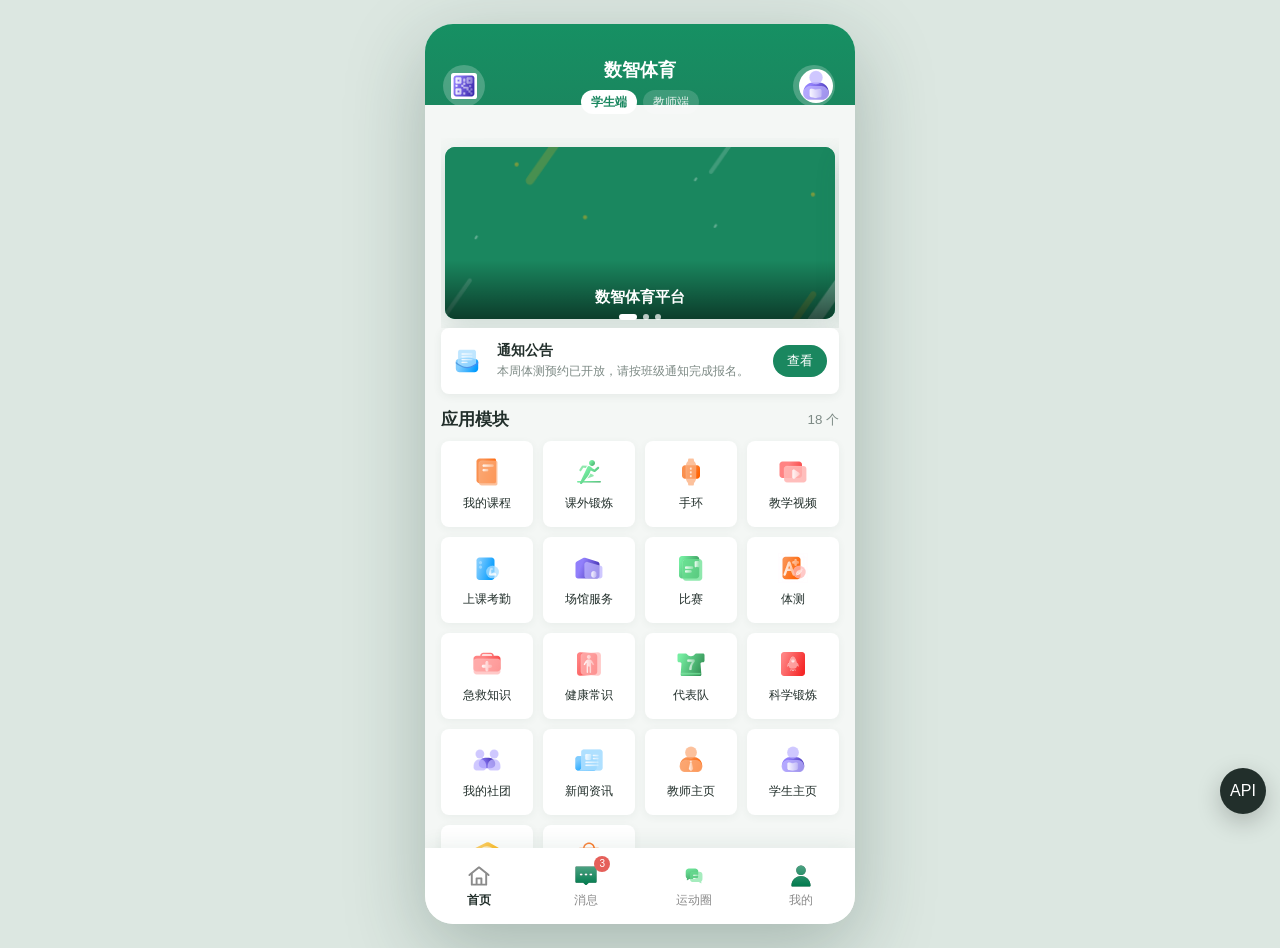
<file: app/src/main/assets/public/index.html>
<!doctype html>
<html lang="zh-CN">
<head>
  <meta charset="utf-8">
  <meta name="viewport" content="width=device-width, initial-scale=1, viewport-fit=cover">
  <title>数智体育-首页还原</title>
  <link rel="stylesheet" href="./styles.css">
  <link rel="stylesheet" href="./debug-tools.css">
</head>
<body>
  <main class="phone-shell">
    <section class="app" id="app">
      <header class="top-bar">
        <button class="icon-button" id="scanBtn" title="扫一扫">
          <img src="./static/img/index/qrcode.svg" alt="">
        </button>
        <div class="school-block">
          <div class="school-name" id="schoolName">数智体育</div>
          <div class="role-line">
            <button class="role-pill active" data-role="学生">学生端</button>
            <button class="role-pill" data-role="教师">教师端</button>
          </div>
        </div>
        <button class="avatar-button" id="homePageBtn" title="个人主页">
          <img id="avatar" src="./static/img/index/ProfileS.svg" alt="">
        </button>
      </header>

      <section class="page page-home active" data-page="home">
        <div class="carousel" id="carousel">
          <div class="carousel-track" id="carouselTrack"></div>
          <div class="carousel-dots" id="carouselDots"></div>
        </div>

        <section class="notice-strip" id="noticeStrip">
          <img src="./static/img/index/Messages.svg" alt="">
          <div>
            <strong id="noticeTitle">通知公告</strong>
            <span id="noticeText">加载中...</span>
          </div>
          <button id="noticeOpenBtn">查看</button>
        </section>

        <section class="module-section">
          <div class="section-title">
            <span>应用模块</span>
            <small id="moduleCount"></small>
          </div>
          <div class="module-grid" id="moduleGrid"></div>
        </section>

        <section class="continue-card" id="continueCard">
          <div>
            <span class="tag">未完成</span>
            <strong>检测到一条未结束运动</strong>
            <p id="continueInfo">户外跑步 2.31km，是否继续？</p>
          </div>
          <button id="continueBtn">继续运动</button>
        </section>
      </section>

      <section class="page page-message" data-page="message">
        <div class="sub-header">
          <h1>消息</h1>
          <button id="readAllBtn">全部已读</button>
        </div>
        <div class="message-list" id="messageList"></div>
      </section>

      <section class="page page-circle" data-page="circle">
        <div class="sub-header">
          <h1>运动圈</h1>
          <button id="publishBtn">发布</button>
        </div>
        <div class="feed-list" id="feedList"></div>
      </section>

      <section class="page page-mine" data-page="mine">
        <div class="profile-card">
          <img id="mineAvatar" src="./static/img/index/ProfileS.svg" alt="">
          <div>
            <h1 id="userName">王同学</h1>
            <p id="userMeta">学号 20260001 · 数智体育学院</p>
          </div>
        </div>
        <div class="setting-list" id="settingList"></div>
      </section>

      <nav class="bottom-bar">
        <button class="tab active" data-target="home">
          <img src="./static/img/bottom-home.svg" alt="">
          <span>首页</span>
        </button>
        <button class="tab" data-target="message">
          <span class="badge" id="msgBadge">3</span>
          <img src="./static/img/bottom-msg.svg" alt="">
          <span>消息</span>
        </button>
        <button class="tab" data-target="circle">
          <img src="./static/img/Chat.svg" alt="">
          <span>运动圈</span>
        </button>
        <button class="tab" data-target="mine">
          <img src="./static/img/bottom-user.svg" alt="">
          <span>我的</span>
        </button>
      </nav>
    </section>
  </main>

  <div class="modal hidden" id="modal">
    <div class="modal-card">
      <h2 id="modalTitle"></h2>
      <div id="modalBody"></div>
      <div class="modal-actions" id="modalActions"></div>
    </div>
  </div>

  <div class="toast" id="toast"></div>
  <script src="./app.js"></script>
  <script src="./debug-tools.js"></script>
</body>
</html>
</file>
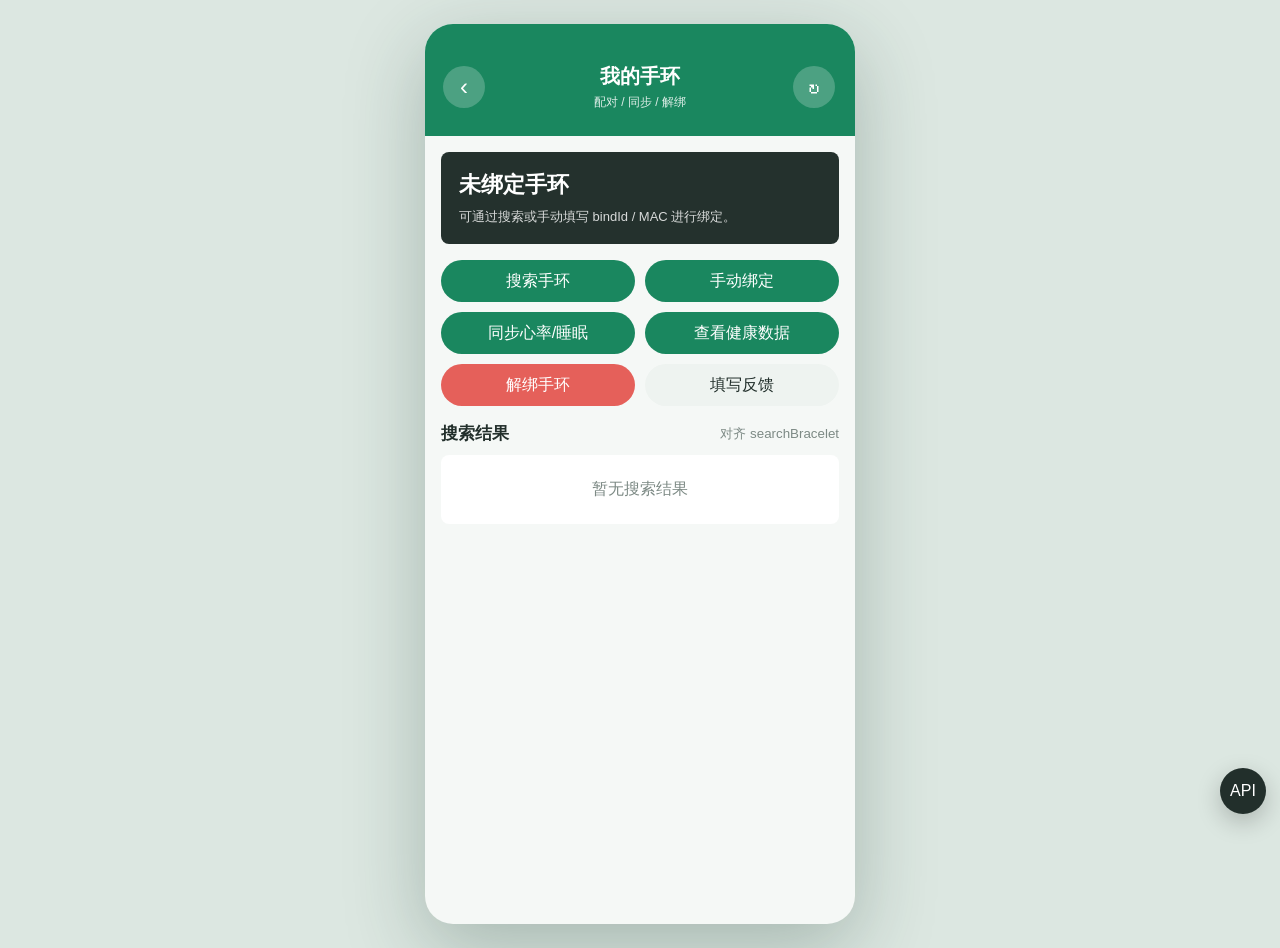
<file: app/src/main/assets/public/bracelet.html>
<!doctype html>
<html lang="zh-CN">
<head>
  <meta charset="utf-8">
  <meta name="viewport" content="width=device-width, initial-scale=1, viewport-fit=cover">
  <title>我的手环还原</title>
  <link rel="stylesheet" href="./styles.css">
  <link rel="stylesheet" href="./bracelet.css">
  <link rel="stylesheet" href="./debug-tools.css">
</head>
<body>
  <main class="phone-shell">
    <section class="app bracelet-app">
      <header class="bracelet-top">
        <button class="icon-button" id="backHome"><span>‹</span></button>
        <div>
          <h1>我的手环</h1>
          <p>配对 / 同步 / 解绑</p>
        </div>
        <button class="icon-button" id="refreshBtn"><span>↻</span></button>
      </header>

      <section class="bracelet-card" id="braceletCard"></section>

      <section class="bracelet-actions">
        <button id="searchBtn">搜索手环</button>
        <button id="manualBindBtn">手动绑定</button>
        <button id="syncBtn">同步心率/睡眠</button>
        <button id="reportBtn">查看健康数据</button>
        <button class="danger" id="unbindBtn">解绑手环</button>
        <button class="ghost" id="feedbackBtn">填写反馈</button>
      </section>

      <section class="bracelet-list">
        <div class="section-title">
          <span>搜索结果</span>
          <small>对齐 searchBracelet</small>
        </div>
        <div id="searchList"></div>
      </section>
    </section>
  </main>

  <div class="modal hidden" id="modal">
    <div class="modal-card">
      <h2 id="modalTitle"></h2>
      <div id="modalBody"></div>
      <div class="modal-actions" id="modalActions"></div>
    </div>
  </div>

  <div class="toast" id="toast"></div>
  <script type="module" src="./bracelet/controller.js"></script>
  <script src="./debug-tools.js"></script>
</body>
</html>
</file>
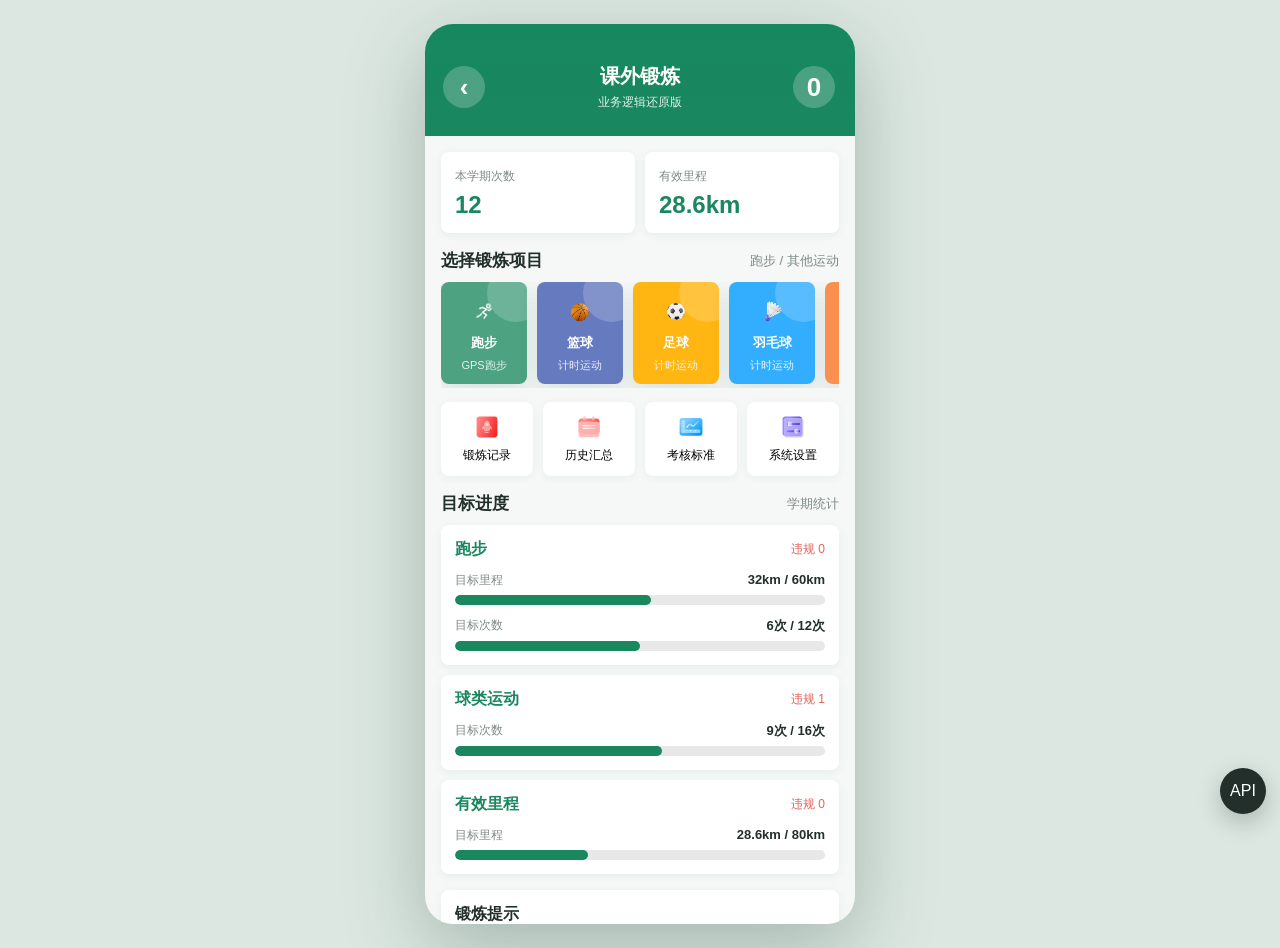
<file: app/src/main/assets/public/exercise.html>
<!doctype html>
<html lang="zh-CN">
<head>
  <meta charset="utf-8">
  <meta name="viewport" content="width=device-width, initial-scale=1, viewport-fit=cover">
  <title>课外锻炼业务还原</title>
  <link rel="stylesheet" href="./styles.css">
  <link rel="stylesheet" href="./exercise.css">
  <link rel="stylesheet" href="./debug-tools.css">
</head>
<body>
  <main class="phone-shell">
    <section class="app exercise-app">
      <header class="exercise-top">
        <button class="icon-button" id="backHome" title="返回首页">
          <span>‹</span>
        </button>
        <div>
          <h1>课外锻炼</h1>
          <p>业务逻辑还原版</p>
        </div>
        <button class="icon-button" id="notUploadBtn" title="未上传">
          <span id="localCount">0</span>
        </button>
      </header>

      <section class="exercise-panel active" data-panel="dashboard">
        <section class="summary-band">
          <div>
            <span>本学期次数</span>
            <strong id="runCount">0</strong>
          </div>
          <div>
            <span>有效里程</span>
            <strong id="runDistance">0km</strong>
          </div>
        </section>

        <section class="sport-section">
          <div class="section-title">
            <span>选择锻炼项目</span>
            <small>跑步 / 其他运动</small>
          </div>
          <div class="sport-scroll" id="eventList"></div>
        </section>

        <section class="quick-grid">
          <button id="recordBtn"><img src="./static/img/index/Rocket.svg" alt=""><span>锻炼记录</span></button>
          <button id="historyBtn"><img src="./static/img/index/Calendar.svg" alt=""><span>历史汇总</span></button>
          <button id="standardBtn"><img src="./static/img/index/Ruler.svg" alt=""><span>考核标准</span></button>
          <button id="settingBtn"><img src="./static/img/index/Settings.svg" alt=""><span>系统设置</span></button>
        </section>

        <section class="target-section">
          <div class="section-title">
            <span>目标进度</span>
            <small>学期统计</small>
          </div>
          <div id="targetList"></div>
        </section>

        <section class="tips-card">
          <strong>锻炼提示</strong>
          <ul id="tipsList"></ul>
        </section>
      </section>

      <section class="exercise-panel session-panel" data-panel="session">
        <div class="session-card">
          <img id="sessionIcon" src="./static/img/ball/run.png" alt="">
          <h2 id="sessionTitle">跑步</h2>
          <p id="sessionPlace">北区田径场</p>
          <strong id="sessionTime">0:00</strong>
          <span id="sessionMode">GPS跑步模式</span>
          <small id="sessionHint"></small>
        </div>
        <div class="session-actions">
          <button id="cancelSession" class="secondary">放弃</button>
          <button id="finishSession">结束并保存</button>
        </div>
      </section>

      <section class="exercise-panel local-panel" data-panel="local">
        <div class="sub-header">
          <h1>本地待上传</h1>
          <button id="localBack">返回</button>
        </div>
        <h2 class="local-title">跑步数据</h2>
        <div id="runLocalList"></div>
        <h2 class="local-title">其他运动</h2>
        <div id="otherLocalList"></div>
      </section>
    </section>
  </main>

  <div class="modal hidden" id="modal">
    <div class="modal-card">
      <h2 id="modalTitle"></h2>
      <div id="modalBody"></div>
      <div class="modal-actions" id="modalActions"></div>
    </div>
  </div>

  <div class="toast" id="toast"></div>
  <script type="module" src="./exercise/controller.js"></script>
  <script src="./debug-tools.js"></script>
</body>
</html>
</file>
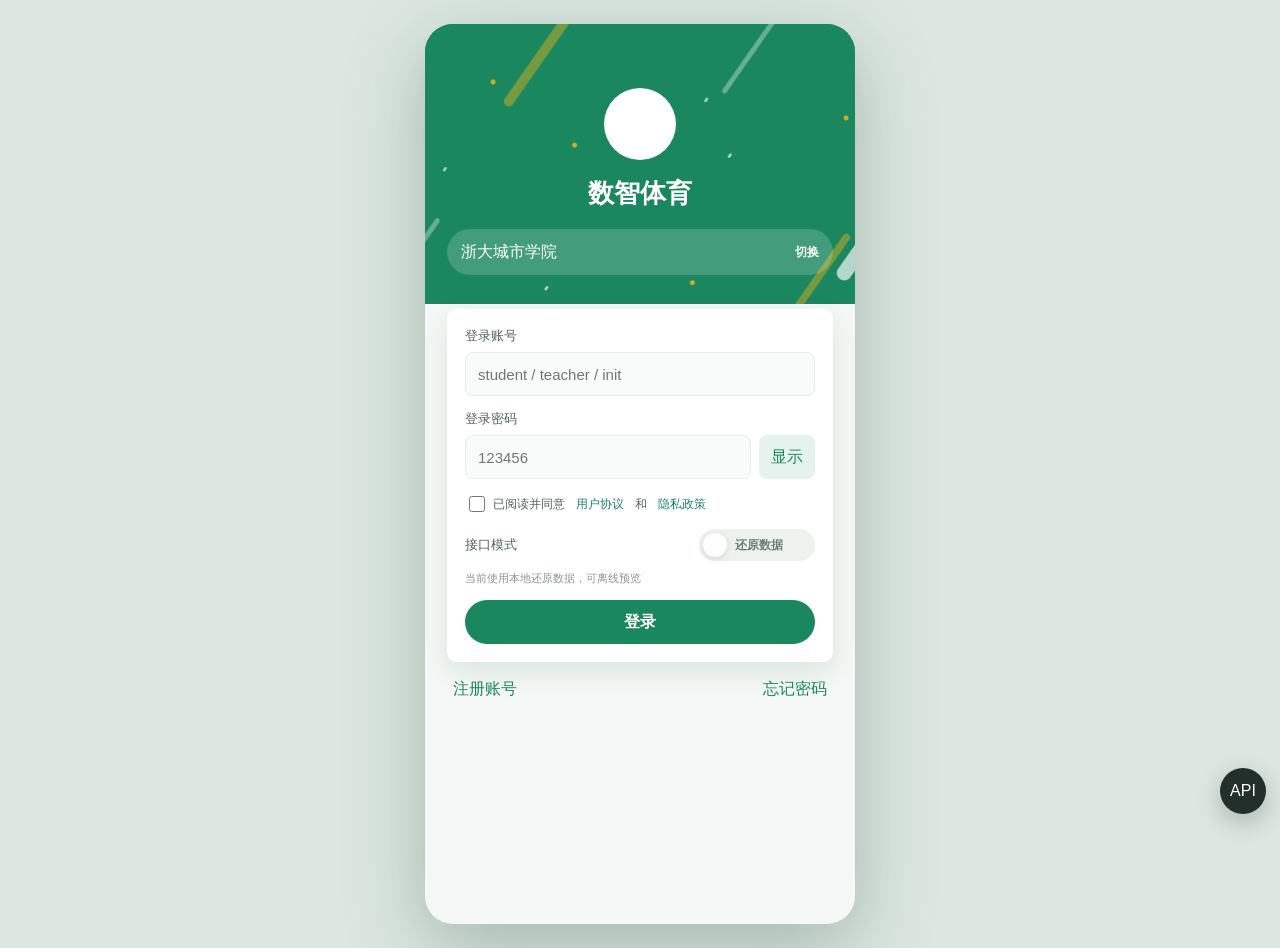
<file: app/src/main/assets/public/login.html>
<!doctype html>
<html lang="zh-CN">
<head>
  <meta charset="utf-8">
  <meta name="viewport" content="width=device-width, initial-scale=1, viewport-fit=cover">
  <title>数智体育-登录还原</title>
  <link rel="stylesheet" href="./styles.css">
  <link rel="stylesheet" href="./login.css">
  <link rel="stylesheet" href="./debug-tools.css">
</head>
<body>
  <main class="phone-shell">
    <section class="app login-app">
      <div class="login-bg"></div>
      <section class="auth-view active" data-view="login">
        <header class="login-head">
          <img id="schoolLogo" src="./static/img/login/logo.png" alt="">
          <h1>数智体育</h1>
          <button id="schoolBtn">
            <span id="schoolName">请选择学校</span>
            <b>切换</b>
          </button>
        </header>

        <form class="auth-form" id="loginForm">
          <label>
            <span>登录账号</span>
            <input name="loginId" autocomplete="username" placeholder="student / teacher / init">
          </label>
          <label>
            <span>登录密码</span>
            <div class="password-row">
              <input name="password" type="password" data-password="true" autocomplete="current-password" placeholder="123456">
              <button type="button" id="showPwdBtn">显示</button>
            </div>
          </label>
          <label class="check-row">
            <input id="accepted" type="checkbox">
            <span>已阅读并同意</span>
            <button type="button" id="agreementUser">用户协议</button>
            <span>和</span>
            <button type="button" id="agreementPrivacy">隐私政策</button>
          </label>
          <label class="api-row">
            <span>接口模式</span>
            <button type="button" id="apiModeBtn" aria-pressed="false">
              <i></i>
              <b id="apiModeText">还原数据</b>
            </button>
          </label>
          <p class="api-url" id="apiUrl"></p>
          <button class="primary" id="loginSubmit" type="submit">登录</button>
        </form>

        <div class="login-links">
          <button id="goRegister">注册账号</button>
          <button id="goFind">忘记密码</button>
        </div>
      </section>

      <section class="auth-view" data-view="school">
        <header class="sub-login-head">
          <button id="schoolBack">‹</button>
          <h1>选择学校</h1>
        </header>
        <div class="school-list" id="schoolList"></div>
      </section>

      <section class="auth-view" data-view="register">
        <header class="sub-login-head">
          <button data-back-login>‹</button>
          <h1>注册账号</h1>
        </header>
        <form class="auth-form" id="registerForm">
          <label><span>姓名</span><input name="name" placeholder="请输入姓名"></label>
          <label><span>手机号</span><input name="mobile" placeholder="请输入手机号"></label>
          <label><span>密码</span><input name="password" type="password" data-password="true" placeholder="至少6位"></label>
          <label><span>确认密码</span><input name="confirmPassword" type="password" data-password="true" placeholder="再次输入"></label>
          <button class="primary" type="submit">注册</button>
        </form>
      </section>

      <section class="auth-view" data-view="find-password">
        <header class="sub-login-head">
          <button data-back-login>‹</button>
          <h1>找回密码</h1>
        </header>
        <form class="auth-form" id="findForm">
          <label><span>姓名</span><input name="name" placeholder="注册姓名"></label>
          <label><span>手机号</span><input name="mobile" placeholder="注册手机号"></label>
          <label><span>登录账号</span><input name="loginId" placeholder="登录账号"></label>
          <label><span>新密码</span><input name="password" type="password" data-password="true" placeholder="至少6位"></label>
          <label><span>确认新密码</span><input name="confirmPassword" type="password" data-password="true" placeholder="再次输入"></label>
          <button class="primary" type="submit">确认修改</button>
        </form>
      </section>

      <section class="auth-view" data-view="change-password">
        <header class="sub-login-head">
          <button data-back-login>‹</button>
          <h1>修改密码</h1>
        </header>
        <p class="password-tip">为了您的数据安全，请修改原始密码。</p>
        <form class="auth-form" id="changeForm">
          <label><span>旧密码</span><input name="oldPassword" type="password" data-password="true" placeholder="请输入旧密码"></label>
          <label><span>新密码</span><input id="changePassword" name="password" type="password" data-password="true" placeholder="至少8位，包含多种字符"></label>
          <div class="strength">
            <i id="strengthBar" data-level="弱"></i>
            <span>强度：<b id="strengthText">弱</b></span>
          </div>
          <label><span>确认新密码</span><input name="confirmPassword" type="password" data-password="true" placeholder="再次输入"></label>
          <button class="primary" type="submit">保存密码</button>
        </form>
      </section>

      <div class="error-box" id="errorBox"></div>
    </section>
  </main>

  <div class="modal hidden" id="modal">
    <div class="modal-card">
      <h2 id="modalTitle"></h2>
      <div id="modalBody"></div>
      <div class="modal-actions" id="modalActions"></div>
    </div>
  </div>

  <div class="toast" id="toast"></div>
  <script type="module" src="./auth/controller.js"></script>
  <script src="./debug-tools.js"></script>
</body>
</html>
</file>
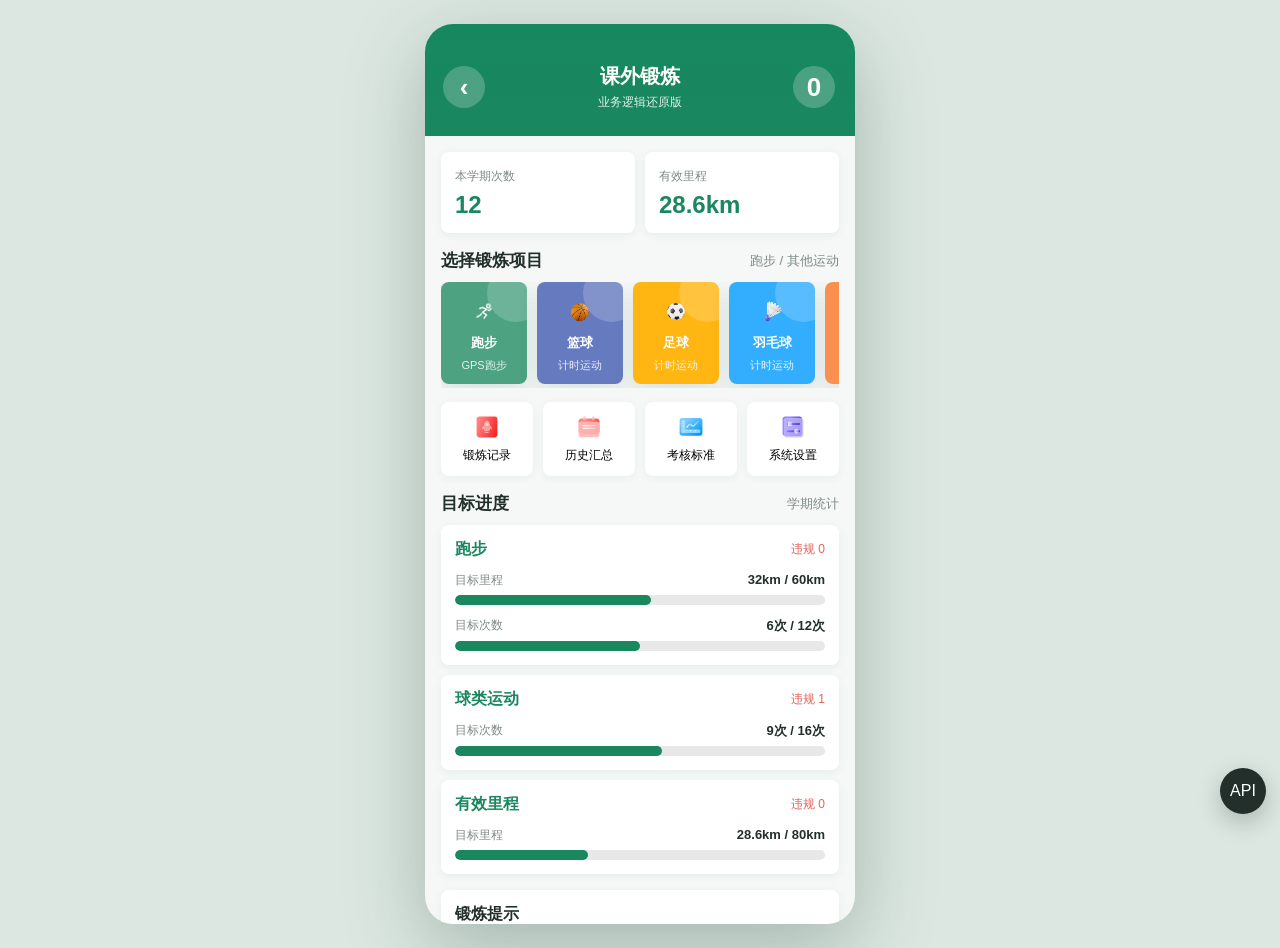
<file: app/src/main/assets/public/other-exercise.html>
<!doctype html>
<html lang="zh-CN">
<head>
  <meta charset="utf-8">
  <meta name="viewport" content="width=device-width, initial-scale=1, viewport-fit=cover">
  <title>其他锻炼</title>
  <link rel="stylesheet" href="./styles.css">
  <link rel="stylesheet" href="./runtime-exercise.css">
  <link rel="stylesheet" href="./debug-tools.css">
</head>
<body>
  <main class="phone-shell">
    <section class="app runtime-app">
      <header class="runtime-top">
        <button class="icon-button" id="backBtn"><span>‹</span></button>
        <div>
          <h1 id="runtimeTitle">其他锻炼</h1>
          <p id="runtimePlace">运动场地</p>
        </div>
        <span id="runtimeMode">计时运动</span>
      </header>

      <section class="runtime-map runtime-map-compact" aria-label="场地围栏区域">
        <div id="mapTiles" class="map-tiles"></div>
        <svg id="mapSvg" viewBox="0 0 1000 700" preserveAspectRatio="none"></svg>
        <div class="map-scale" id="mapScale">围栏判定</div>
        <div class="map-status" id="mapStatus">其他锻炼仅采集围栏状态</div>
        <button id="nativeMapBtn" class="native-map-btn">原生高德</button>
      </section>
      <section class="runtime-card">
        <strong id="runtimeTime">0:00</strong>
        <span id="runtimeMetric">有效 0:00</span>
      </section>
      <section class="runtime-actions">
        <button class="ghost" id="pauseBtn">暂停</button>
        <button id="finishBtn">结束锻炼</button>
      </section>
      <section class="runtime-api">
        <strong>场地围栏接口返回</strong>
        <pre id="runtimeApi">{}</pre>
      </section>
    </section>
  </main>
  <div class="toast" id="toast"></div>
  <script type="module" src="./exercise/runtime.js"></script>
  <script src="./debug-tools.js"></script>
</body>
</html>
</file>
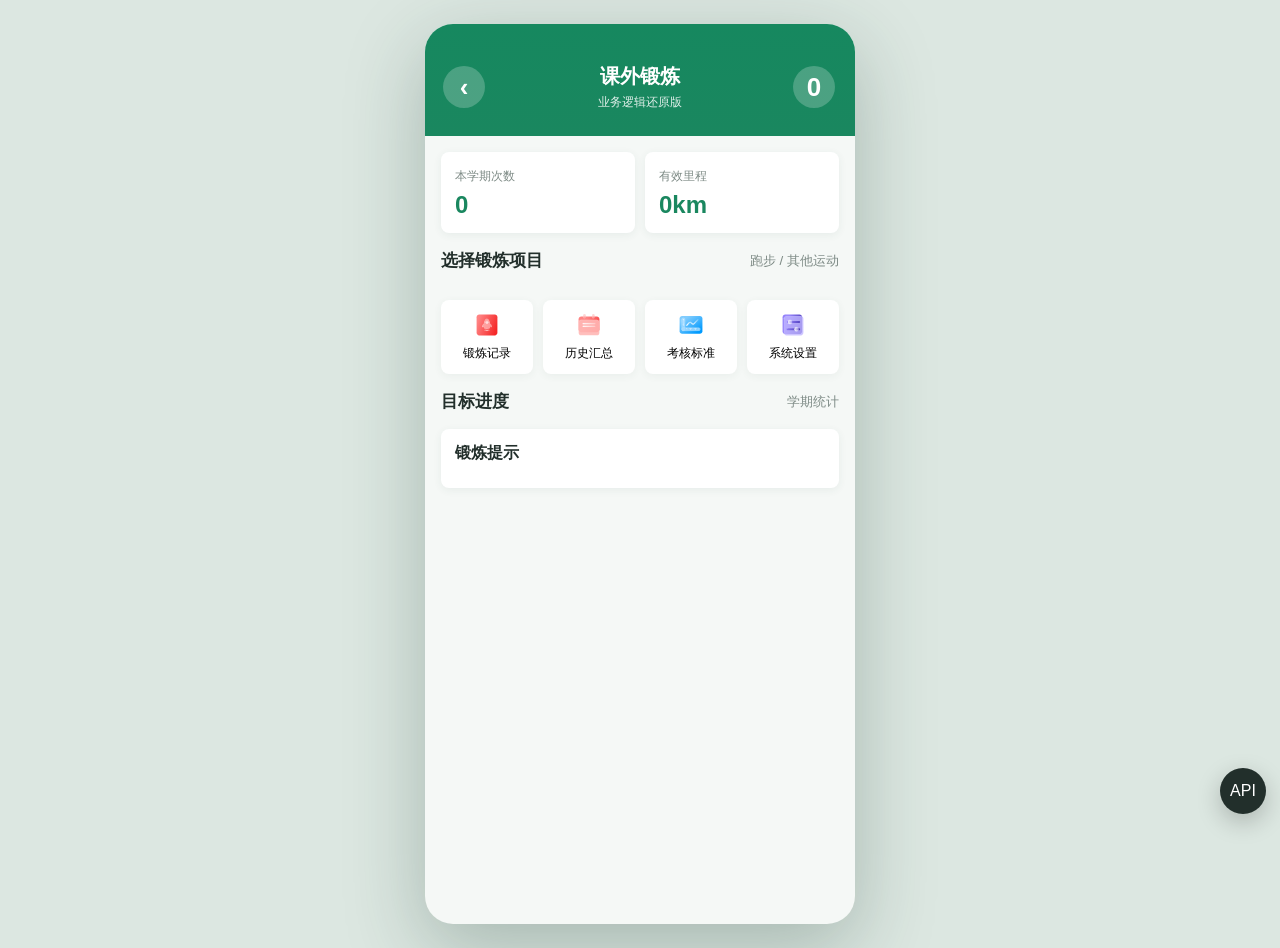
<file: app/src/main/assets/public/run-exercise.html>
<!doctype html>
<html lang="zh-CN">
<head>
  <meta charset="utf-8">
  <meta name="viewport" content="width=device-width, initial-scale=1, viewport-fit=cover">
  <title>跑步锻炼</title>
  <link rel="stylesheet" href="./styles.css">
  <link rel="stylesheet" href="./runtime-exercise.css">
  <link rel="stylesheet" href="./debug-tools.css">
</head>
<body>
  <main class="phone-shell">
    <section class="app runtime-app">
      <header class="runtime-top">
        <button class="icon-button" id="backBtn"><span>‹</span></button>
        <div>
          <h1 id="runtimeTitle">跑步</h1>
          <p id="runtimePlace">运动场地</p>
        </div>
        <span id="runtimeMode">GPS跑步</span>
      </header>

      <section class="runtime-map" aria-label="高德地图区域">
        <div id="mapTiles" class="map-tiles"></div>
        <svg id="mapSvg" viewBox="0 0 1000 700" preserveAspectRatio="none"></svg>
        <div class="map-scale" id="mapScale">高德路网瓦片</div>
        <div class="map-status" id="mapStatus">等待 GPS 定位</div>
        <button id="nativeMapBtn" class="native-map-btn">原生高德</button>
      </section>
      <section class="runtime-card">
        <strong id="runtimeTime">0:00</strong>
        <span id="runtimeMetric">0 km</span>
      </section>
      <section class="runtime-actions">
        <button class="ghost" id="pauseBtn">暂停</button>
        <button id="finishBtn">结束锻炼</button>
      </section>
      <section class="runtime-api">
        <strong>地图/围栏接口返回</strong>
        <pre id="runtimeApi">{}</pre>
      </section>
    </section>
  </main>
  <div class="toast" id="toast"></div>
  <script type="module" src="./exercise/runtime.js"></script>
  <script src="./debug-tools.js"></script>
</body>
</html>
</file>
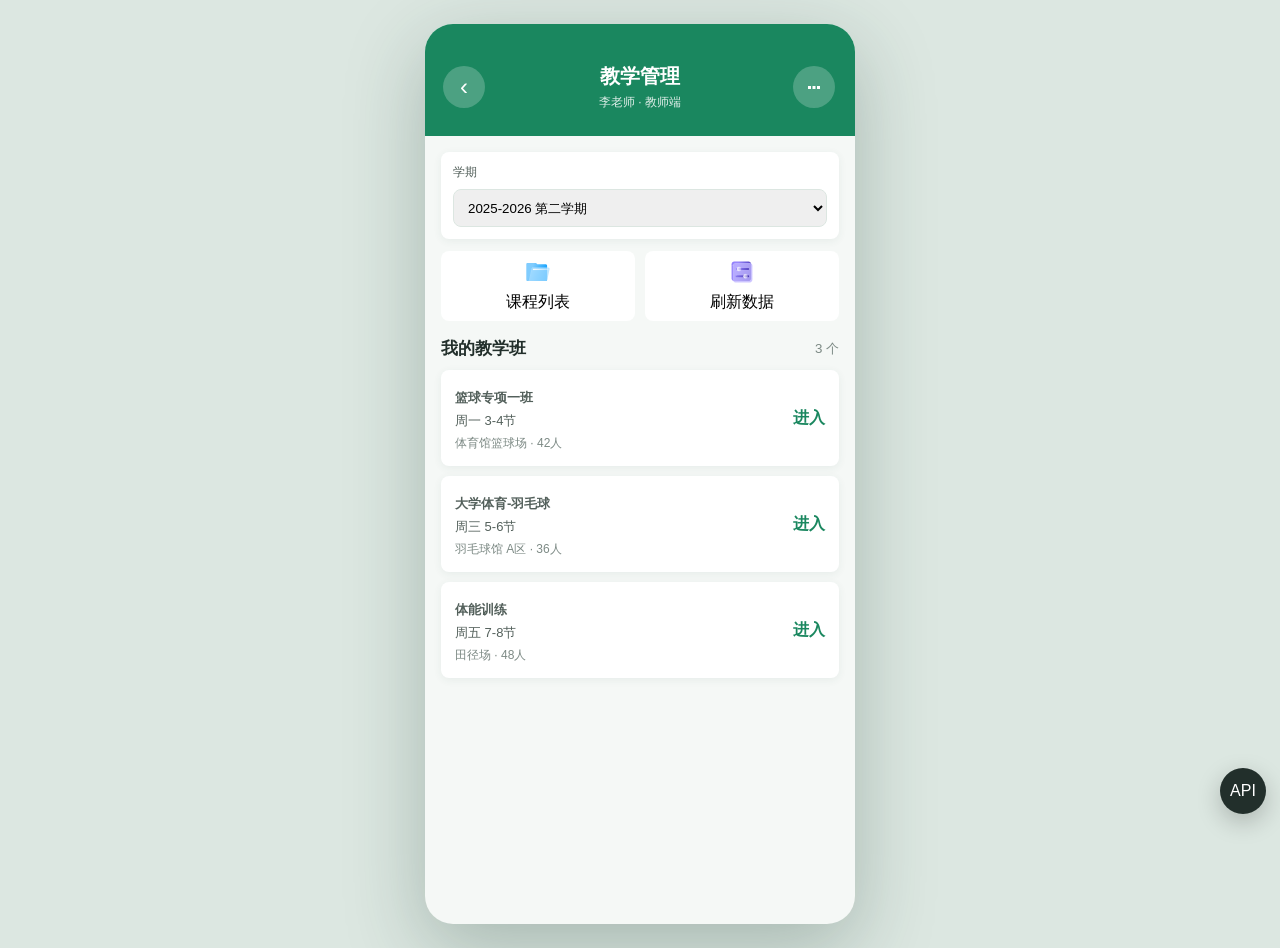
<file: app/src/main/assets/public/teacher-manage.html>
<!doctype html>
<html lang="zh-CN">
<head>
  <meta charset="utf-8">
  <meta name="viewport" content="width=device-width, initial-scale=1, viewport-fit=cover">
  <title>教学管理还原</title>
  <link rel="stylesheet" href="./styles.css">
  <link rel="stylesheet" href="./teacher-manage.css">
  <link rel="stylesheet" href="./debug-tools.css">
</head>
<body>
  <main class="phone-shell">
    <section class="app teacher-app">
      <header class="teacher-top">
        <button class="icon-button" id="backHome"><span>‹</span></button>
        <div>
          <h1>教学管理</h1>
          <p id="teacherName">教师端</p>
        </div>
        <button class="icon-button" id="moreBtn"><span>⋯</span></button>
      </header>

      <section class="teacher-panel active" data-panel="home">
        <label class="term-select">
          <span>学期</span>
          <select id="termSelect"></select>
        </label>

        <section class="manage-actions">
          <button id="courseListBtn"><img src="./static/img/index/Folder.svg" alt=""><span>课程列表</span></button>
          <button id="refreshBtn"><img src="./static/img/index/Settings.svg" alt=""><span>刷新数据</span></button>
        </section>

        <section class="class-section">
          <div class="section-title">
            <span>我的教学班</span>
            <small id="classCount">0 个</small>
          </div>
          <div id="classList"></div>
        </section>
      </section>

      <section class="teacher-panel class-panel" data-panel="class">
        <div class="class-head-card" id="classHead"></div>
        <section class="module-row" id="classModules"></section>
        <section class="summary-grid" id="classSummary"></section>
        <section class="teacher-tabs">
          <button class="active" data-tab="students">学生</button>
          <button data-tab="attendance">考勤</button>
          <button data-tab="grades">成绩</button>
          <button data-tab="analysis">分析</button>
        </section>
        <div id="tabBody"></div>
      </section>
    </section>
  </main>

  <div class="modal hidden" id="modal">
    <div class="modal-card">
      <h2 id="modalTitle"></h2>
      <div id="modalBody"></div>
      <div class="modal-actions" id="modalActions"></div>
    </div>
  </div>

  <div class="toast" id="toast"></div>
  <script type="module" src="./teacher/controller.js"></script>
  <script src="./debug-tools.js"></script>
</body>
</html>
</file>
<file: app/src/main/assets/public/styles.css>
:root {
  --green: #1a875f;
  --green-2: #339571;
  --mint: #e6f2ed;
  --red: #e5605a;
  --ink: #222f2b;
  --muted: #7d8a85;
  --line: #e5ece8;
  --page: #f4f7f5;
  --card: #ffffff;
}

* { box-sizing: border-box; }

body {
  margin: 0;
  min-height: 100vh;
  background: #dce7e1;
  color: var(--ink);
  font-family: -apple-system, BlinkMacSystemFont, "Segoe UI", "Microsoft YaHei", sans-serif;
}

button {
  font: inherit;
  border: 0;
  background: none;
  cursor: pointer;
}

.phone-shell {
  min-height: 100vh;
  display: grid;
  place-items: center;
  padding: 24px;
}

.app {
  position: relative;
  width: min(430px, 100vw);
  height: min(920px, 100vh);
  overflow: hidden;
  background: var(--page);
  border-radius: 28px;
  box-shadow: 0 24px 80px rgba(24, 58, 46, .28);
}

.top-bar {
  height: 112px;
  padding: 26px 18px 14px;
  display: grid;
  grid-template-columns: 44px 1fr 44px;
  gap: 12px;
  align-items: center;
  color: #fff;
  background: linear-gradient(180deg, #169063 0%, #1a875f 72%, #f4f7f5 72%);
}

.icon-button, .avatar-button {
  width: 42px;
  height: 42px;
  display: grid;
  place-items: center;
  border-radius: 50%;
  background: rgba(255,255,255,.22);
}

.icon-button img, .avatar-button img { width: 26px; height: 26px; object-fit: contain; }
.avatar-button img { width: 34px; height: 34px; border-radius: 50%; background: #fff; }

.school-block { min-width: 0; text-align: center; }
.school-name { font-size: 18px; font-weight: 700; line-height: 24px; white-space: nowrap; overflow: hidden; text-overflow: ellipsis; }
.role-line { margin-top: 8px; display: flex; justify-content: center; gap: 6px; }

.role-pill {
  height: 24px;
  padding: 0 10px;
  border-radius: 12px;
  color: rgba(255,255,255,.86);
  background: rgba(255,255,255,.16);
  font-size: 12px;
}

.role-pill.active {
  color: var(--green);
  background: #fff;
  font-weight: 700;
}

.page {
  display: none;
  height: calc(100% - 112px - 76px);
  overflow-y: auto;
  padding: 0 16px 22px;
}

.page.active { display: block; }

.carousel {
  margin-top: 2px;
  position: relative;
  height: 190px;
  overflow: hidden;
}

.carousel-track {
  height: 100%;
  display: flex;
  transition: transform .35s ease;
}

.slide {
  min-width: 100%;
  padding: 0 4px;
}

.slide-inner {
  height: 172px;
  border-radius: 10px;
  overflow: hidden;
  position: relative;
  background: var(--green);
  box-shadow: 0 10px 28px rgba(34, 88, 68, .18);
}

.slide-inner img { width: 100%; height: 100%; object-fit: cover; display: block; }

.slide-title {
  position: absolute;
  left: 0;
  right: 0;
  bottom: 0;
  padding: 28px 16px 12px;
  color: #fff;
  font-size: 15px;
  font-weight: 700;
  background: linear-gradient(180deg, rgba(0,0,0,0), rgba(0,0,0,.55));
}

.carousel-dots {
  position: absolute;
  left: 0;
  right: 0;
  bottom: 8px;
  display: flex;
  justify-content: center;
  gap: 6px;
}

.dot {
  width: 6px;
  height: 6px;
  border-radius: 6px;
  background: rgba(255,255,255,.72);
}

.dot.active { width: 18px; background: #fff; }

.notice-strip, .continue-card, .profile-card, .empty-state {
  background: var(--card);
  border-radius: 8px;
  box-shadow: 0 2px 8px rgba(45, 79, 65, .08);
}

.notice-strip {
  min-height: 66px;
  display: grid;
  grid-template-columns: 34px 1fr auto;
  gap: 10px;
  align-items: center;
  padding: 12px;
}

.notice-strip img { width: 28px; height: 28px; }
.notice-strip strong, .notice-strip span { display: block; }
.notice-strip strong { font-size: 14px; }
.notice-strip span { margin-top: 3px; color: var(--muted); font-size: 12px; white-space: nowrap; overflow: hidden; text-overflow: ellipsis; }
.notice-strip button, .continue-card button, .sub-header button, .modal-actions button {
  height: 32px;
  padding: 0 14px;
  border-radius: 16px;
  background: var(--green);
  color: #fff;
  font-size: 13px;
}

.module-section { margin-top: 14px; }
.section-title, .sub-header {
  display: flex;
  justify-content: space-between;
  align-items: center;
  margin-bottom: 10px;
}

.section-title span, .sub-header h1 { font-size: 17px; font-weight: 800; margin: 0; }
.section-title small { color: var(--muted); }

.module-grid {
  display: grid;
  grid-template-columns: repeat(4, 1fr);
  gap: 10px;
}

.module {
  min-height: 86px;
  border-radius: 8px;
  background: #fff;
  padding: 10px 6px;
  display: grid;
  justify-items: center;
  align-content: center;
  gap: 8px;
  color: var(--ink);
  box-shadow: 0 2px 8px rgba(45, 79, 65, .06);
}

.module img { width: 30px; height: 30px; object-fit: contain; }
.module span { font-size: 12px; line-height: 16px; text-align: center; }

.continue-card {
  margin: 14px 0;
  padding: 14px;
  display: flex;
  justify-content: space-between;
  gap: 12px;
  align-items: center;
}

.continue-card strong { display: block; margin-top: 6px; font-size: 15px; }
.continue-card p { margin: 4px 0 0; color: var(--muted); font-size: 12px; }
.tag { padding: 2px 6px; border-radius: 4px; color: #fff; background: var(--red); font-size: 11px; }

.sub-header {
  padding-top: 12px;
  margin-bottom: 12px;
}

.message-list, .feed-list, .setting-list { display: grid; gap: 10px; }

.message-item, .feed-item, .setting-item {
  background: #fff;
  border-radius: 8px;
  padding: 14px;
  box-shadow: 0 2px 8px rgba(45, 79, 65, .06);
}

.message-item.unread { border-left: 4px solid var(--green); }
.message-item strong, .feed-item strong { display: block; font-size: 15px; }
.message-item p, .feed-item p { margin: 6px 0 0; color: var(--muted); font-size: 13px; line-height: 20px; }

.profile-card {
  margin-top: 14px;
  padding: 18px;
  display: flex;
  gap: 14px;
  align-items: center;
}

.profile-card img { width: 62px; height: 62px; border-radius: 50%; background: var(--mint); }
.profile-card h1 { margin: 0 0 6px; font-size: 20px; }
.profile-card p { margin: 0; color: var(--muted); font-size: 13px; }

.setting-item {
  display: flex;
  align-items: center;
  justify-content: space-between;
  min-height: 50px;
}

.setting-item span { color: var(--muted); }

.bottom-bar {
  position: absolute;
  left: 0;
  right: 0;
  bottom: 0;
  height: 76px;
  display: grid;
  grid-template-columns: repeat(4, 1fr);
  background: #fff;
  box-shadow: 0 -4px 18px rgba(34, 88, 68, .08);
}

.tab {
  position: relative;
  display: grid;
  justify-items: center;
  align-content: center;
  gap: 4px;
  color: #8b8b8b;
  font-size: 12px;
}

.tab.active { color: var(--ink); font-weight: 700; }
.tab img { width: 24px; height: 24px; object-fit: contain; }

.badge {
  position: absolute;
  top: 8px;
  right: calc(50% - 24px);
  min-width: 16px;
  height: 16px;
  padding: 0 4px;
  border-radius: 8px;
  background: var(--red);
  color: #fff;
  font-size: 10px;
  line-height: 16px;
}

.modal {
  position: fixed;
  inset: 0;
  display: grid;
  place-items: center;
  padding: 24px;
  background: rgba(0,0,0,.34);
}

.modal.hidden { display: none; }

.modal-card {
  width: min(360px, 100%);
  border-radius: 12px;
  background: #fff;
  padding: 18px;
  box-shadow: 0 20px 60px rgba(0,0,0,.2);
}

.modal-card h2 { margin: 0 0 12px; font-size: 18px; }
.modal-card p { margin: 0 0 8px; color: var(--muted); line-height: 22px; }
.modal-actions { display: flex; justify-content: flex-end; gap: 10px; margin-top: 18px; }
.modal-actions button.secondary { background: #eef3f0; color: var(--ink); }

.toast {
  position: fixed;
  left: 50%;
  bottom: 34px;
  transform: translateX(-50%) translateY(20px);
  padding: 10px 14px;
  border-radius: 18px;
  background: rgba(25, 39, 34, .9);
  color: #fff;
  font-size: 13px;
  opacity: 0;
  pointer-events: none;
  transition: .2s ease;
}

.toast.show {
  opacity: 1;
  transform: translateX(-50%) translateY(0);
}

@media (max-width: 520px) {
  .phone-shell { padding: 0; }
  .app { width: 100vw; height: 100vh; border-radius: 0; }
  .module-grid { gap: 8px; }
}
</file>
<file: app/src/main/assets/public/debug-tools.css>
.debug-float {
  position: fixed;
  right: 14px;
  bottom: 86px;
  z-index: 50;
  font-family: Arial, "Microsoft YaHei", sans-serif;
}

.debug-float button {
  font: inherit;
}

.debug-trigger {
  width: 46px;
  height: 46px;
  border-radius: 50%;
  color: #fff;
  background: #222f2b;
  box-shadow: 0 8px 24px rgba(0, 0, 0, .22);
}

.debug-panel {
  position: absolute;
  right: 0;
  bottom: 56px;
  width: min(326px, calc(100vw - 28px));
  max-height: min(620px, calc(100vh - 120px));
  overflow-y: auto;
  padding: 14px;
  border-radius: 10px;
  background: #fff;
  box-shadow: 0 14px 40px rgba(0, 0, 0, .22);
  display: none;
}

.debug-float.open .debug-panel {
  display: block;
}

.debug-head {
  display: flex;
  justify-content: space-between;
  align-items: center;
  margin-bottom: 10px;
}

.debug-head strong {
  font-size: 15px;
}

.debug-head span {
  color: #7d8a85;
  font-size: 11px;
}

.debug-field {
  display: grid;
  gap: 5px;
  margin-bottom: 9px;
}

.debug-field span {
  color: #53605b;
  font-size: 12px;
}

.debug-field input,
.debug-field textarea,
.debug-field select {
  width: 100%;
  min-height: 34px;
  border: 1px solid #dce6e1;
  border-radius: 7px;
  padding: 7px 9px;
  font-size: 12px;
  outline: 0;
}

.debug-field textarea {
  min-height: 78px;
  resize: vertical;
  font-family: Consolas, monospace;
}

.debug-actions {
  display: grid;
  grid-template-columns: 1fr 1fr;
  gap: 8px;
}

.debug-actions button {
  height: 34px;
  border-radius: 17px;
  color: #fff;
  background: #1a875f;
}

.debug-actions .ghost {
  color: #222f2b;
  background: #eef3f0;
}

.debug-note {
  margin: 8px 0 0;
  color: #8a9691;
  font-size: 11px;
  line-height: 17px;
}
</file>
<file: app/src/main/assets/public/bracelet.css>
.bracelet-app {
  background: #f5f8f6;
}

.bracelet-top {
  min-height: 112px;
  padding: 28px 18px 14px;
  display: grid;
  grid-template-columns: 44px 1fr 44px;
  align-items: center;
  gap: 12px;
  color: #fff;
  background: #1a875f;
}

.bracelet-top h1,
.bracelet-top p {
  margin: 0;
  text-align: center;
}

.bracelet-top h1 {
  font-size: 20px;
}

.bracelet-top p {
  margin-top: 4px;
  font-size: 12px;
  opacity: .86;
}

.bracelet-top span {
  color: #fff;
  font-size: 24px;
}

.bracelet-card,
.bracelet-actions,
.bracelet-list {
  margin: 16px;
}

.bracelet-card {
  padding: 18px;
  border-radius: 8px;
  color: #fff;
  background: #24312d;
}

.bracelet-card strong,
.bracelet-card span {
  display: block;
}

.bracelet-card strong {
  font-size: 22px;
}

.bracelet-card span {
  margin-top: 8px;
  opacity: .82;
  font-size: 13px;
}

.bracelet-actions {
  display: grid;
  grid-template-columns: 1fr 1fr;
  gap: 10px;
}

.bracelet-actions button {
  min-height: 42px;
  border-radius: 21px;
  color: #fff;
  background: #1a875f;
}

.bracelet-actions .danger {
  background: #e5605a;
}

.bracelet-actions .ghost {
  color: #222f2b;
  background: #eef3f0;
}

.bracelet-list {
  padding-bottom: 24px;
}

.bracelet-row {
  width: 100%;
  margin-top: 10px;
  padding: 14px;
  border-radius: 8px;
  display: grid;
  grid-template-columns: 1fr auto;
  gap: 12px;
  align-items: center;
  text-align: left;
  background: #fff;
  box-shadow: 0 2px 8px rgba(45, 79, 65, .07);
}

.bracelet-row strong,
.bracelet-row span {
  display: block;
}

.bracelet-row span {
  margin-top: 4px;
  color: #7d8a85;
  font-size: 12px;
}

.bracelet-row b {
  color: #1a875f;
  font-size: 13px;
}

.json-preview {
  max-height: 360px;
  overflow: auto;
  padding: 10px;
  border-radius: 8px;
  color: #24312d;
  background: #f4f7f5;
  font-size: 11px;
  line-height: 17px;
  white-space: pre-wrap;
}

.empty-box {
  margin-top: 10px;
  padding: 24px;
  text-align: center;
  color: #7d8a85;
  background: #fff;
  border-radius: 8px;
}

.modal-field {
  display: grid;
  gap: 6px;
  margin-bottom: 10px;
}

.modal-field span {
  color: #53605b;
  font-size: 12px;
}

.modal-field input {
  width: 100%;
  height: 38px;
  border: 1px solid #dce6e1;
  border-radius: 8px;
  padding: 0 10px;
  outline: 0;
}
</file>
<file: app/src/main/assets/public/exercise.css>
.exercise-app {
  background: #f5f8f6;
}

.exercise-top {
  min-height: 112px;
  padding: 28px 18px 14px;
  display: grid;
  grid-template-columns: 44px 1fr 44px;
  align-items: center;
  gap: 12px;
  color: #fff;
  background: linear-gradient(180deg, #16885f, #1a875f);
}

.exercise-top h1 {
  margin: 0;
  font-size: 20px;
  text-align: center;
}

.exercise-top p {
  margin: 4px 0 0;
  text-align: center;
  font-size: 12px;
  opacity: .86;
}

.exercise-top .icon-button span {
  color: #fff;
  font-size: 26px;
  font-weight: 700;
}

.exercise-top .icon-button.danger {
  background: #e5605a;
}

.exercise-panel {
  display: none;
  height: calc(100% - 112px);
  overflow-y: auto;
  padding: 16px;
}

.exercise-panel.active {
  display: block;
}

.summary-band {
  display: grid;
  grid-template-columns: 1fr 1fr;
  gap: 10px;
}

.summary-band div,
.tips-card,
.target-card,
.session-card,
.local-record {
  background: #fff;
  border-radius: 8px;
  box-shadow: 0 2px 8px rgba(45, 79, 65, .07);
}

.summary-band div {
  padding: 14px;
}

.summary-band span,
.progress-row span,
.local-record small {
  color: #7d8a85;
  font-size: 12px;
}

.summary-band strong {
  display: block;
  margin-top: 6px;
  color: #1a875f;
  font-size: 24px;
}

.sport-section,
.target-section,
.tips-card {
  margin-top: 16px;
}

.sport-scroll {
  display: grid;
  grid-auto-flow: column;
  grid-auto-columns: 86px;
  gap: 10px;
  overflow-x: auto;
  padding-bottom: 4px;
}

.sport-card {
  position: relative;
  min-height: 102px;
  border-radius: 8px;
  overflow: hidden;
  padding: 10px 8px;
  display: grid;
  justify-items: center;
  align-content: center;
  gap: 6px;
  color: #fff;
  background: var(--sport-color);
  box-shadow: 0 8px 20px rgba(45, 79, 65, .12);
}

.sport-card img {
  width: 34px;
  height: 34px;
  object-fit: contain;
  z-index: 1;
}

.sport-card strong,
.sport-card small {
  z-index: 1;
}

.sport-card strong {
  font-size: 13px;
}

.sport-card small {
  opacity: .85;
  font-size: 11px;
}

.sport-glow {
  position: absolute;
  right: -18px;
  top: -18px;
  width: 58px;
  height: 58px;
  border-radius: 50%;
  background: rgba(255, 255, 255, .18);
}

.quick-grid {
  margin-top: 14px;
  display: grid;
  grid-template-columns: repeat(4, 1fr);
  gap: 10px;
}

.quick-grid button {
  min-height: 74px;
  background: #fff;
  border-radius: 8px;
  display: grid;
  justify-items: center;
  align-content: center;
  gap: 7px;
  box-shadow: 0 2px 8px rgba(45, 79, 65, .06);
}

.quick-grid img {
  width: 26px;
  height: 26px;
}

.quick-grid span {
  font-size: 12px;
}

.target-card {
  padding: 14px;
  margin-bottom: 10px;
}

.target-head {
  display: flex;
  justify-content: space-between;
  align-items: center;
}

.target-head strong {
  color: #1a875f;
}

.target-head span {
  color: #e5605a;
  font-size: 12px;
}

.progress-row {
  margin-top: 12px;
}

.progress-row div:first-child {
  display: flex;
  justify-content: space-between;
  margin-bottom: 6px;
}

.progress-row b {
  font-size: 13px;
}

.progress {
  height: 10px;
  border-radius: 5px;
  background: #e8e8e8;
  overflow: hidden;
}

.progress i {
  display: block;
  height: 100%;
  border-radius: inherit;
  background: #1a875f;
}

.tips-card {
  padding: 14px;
}

.tips-card ul {
  margin: 10px 0 0;
  padding-left: 18px;
  color: #4d5a55;
  font-size: 13px;
  line-height: 22px;
}

.session-panel {
  display: none;
  place-items: center;
}

.session-panel.active {
  display: grid;
  align-content: center;
}

.session-card {
  width: 100%;
  padding: 28px 18px;
  display: grid;
  justify-items: center;
  text-align: center;
}

.session-card img {
  width: 70px;
  height: 70px;
  object-fit: contain;
}

.session-card h2 {
  margin: 14px 0 4px;
}

.session-card p {
  margin: 0;
  color: #7d8a85;
}

.session-card strong {
  margin-top: 20px;
  font-size: 42px;
  color: #1a875f;
}

.session-card span {
  margin-top: 8px;
  font-size: 13px;
  color: #222f2b;
}

.session-card small {
  margin-top: 12px;
  color: #7d8a85;
  line-height: 20px;
}

.session-actions {
  width: 100%;
  margin-top: 16px;
  display: grid;
  grid-template-columns: 1fr 1fr;
  gap: 10px;
}

.session-actions button,
.record-actions button {
  height: 40px;
  border-radius: 20px;
  background: #1a875f;
  color: #fff;
}

.session-actions .secondary,
.record-actions .ghost {
  background: #eef3f0;
  color: #222f2b;
}

.local-title {
  margin: 16px 0 8px;
  font-size: 15px;
}

.local-record {
  padding: 12px;
  margin-bottom: 10px;
  display: grid;
  grid-template-columns: 1fr auto;
  gap: 10px;
  align-items: center;
}

.local-record strong,
.local-record p,
.local-record small {
  display: block;
}

.local-record p {
  margin: 5px 0;
  color: #7d8a85;
  font-size: 13px;
}

.record-actions {
  display: grid;
  gap: 6px;
}

.record-actions button {
  height: 28px;
  min-width: 56px;
  font-size: 12px;
}

.empty-box {
  padding: 24px;
  text-align: center;
  color: #7d8a85;
  background: #fff;
  border-radius: 8px;
}

.place-list {
  display: grid;
  gap: 8px;
  margin-top: 12px;
}

.place-option {
  padding: 12px;
  border-radius: 8px;
  text-align: left;
  background: #f4f7f5;
  border: 1px solid transparent;
}

.place-option.active {
  border-color: #1a875f;
  background: #e6f2ed;
}

.place-option strong,
.place-option span {
  display: block;
}

.place-option span {
  margin-top: 4px;
  color: #7d8a85;
  font-size: 12px;
}

.json-preview {
  max-height: 360px;
  overflow: auto;
  padding: 10px;
  border-radius: 8px;
  color: #24312d;
  background: #f4f7f5;
  font-size: 11px;
  line-height: 17px;
  white-space: pre-wrap;
}
</file>
<file: app/src/main/assets/public/login.css>
.login-app {
  background: #f5f8f6;
}

.login-bg {
  position: absolute;
  inset: 0 0 auto;
  height: 280px;
  background: #1a875f url("./static/img/login/loginbg.png") center/cover no-repeat;
}

.auth-view {
  position: relative;
  z-index: 1;
  display: none;
  height: 100%;
  overflow-y: auto;
  padding: 30px 22px;
}

.auth-view.active {
  display: block;
}

.login-head {
  padding-top: 34px;
  color: #fff;
  text-align: center;
}

.login-head img {
  width: 72px;
  height: 72px;
  border-radius: 50%;
  background: #fff;
  object-fit: contain;
  padding: 8px;
}

.login-head h1 {
  margin: 12px 0 18px;
  font-size: 26px;
}

#schoolBtn {
  width: 100%;
  min-height: 46px;
  padding: 0 14px;
  border-radius: 23px;
  display: flex;
  align-items: center;
  justify-content: space-between;
  background: rgba(255,255,255,.18);
  color: #fff;
}

#schoolBtn span {
  min-width: 0;
  overflow: hidden;
  text-overflow: ellipsis;
  white-space: nowrap;
}

#schoolBtn b {
  font-size: 12px;
}

.auth-form {
  margin-top: 34px;
  padding: 18px;
  background: #fff;
  border-radius: 10px;
  box-shadow: 0 10px 28px rgba(34, 88, 68, .12);
}

.auth-form label {
  display: block;
  margin-bottom: 14px;
}

.auth-form label > span {
  display: block;
  margin-bottom: 7px;
  color: #53605b;
  font-size: 13px;
}

.auth-form input {
  width: 100%;
  height: 44px;
  border: 1px solid #e5ece8;
  border-radius: 8px;
  padding: 0 12px;
  outline: 0;
  font-size: 15px;
  background: #f9fbfa;
}

.auth-form input:focus {
  border-color: #1a875f;
  background: #fff;
}

.password-row {
  display: grid;
  grid-template-columns: 1fr 56px;
  gap: 8px;
}

.password-row button {
  border-radius: 8px;
  color: #1a875f;
  background: #e6f2ed;
}

.check-row {
  display: flex !important;
  align-items: center;
  gap: 5px;
  flex-wrap: wrap;
  font-size: 12px;
  color: #6f7c77;
}

.check-row input {
  width: 16px;
  height: 16px;
}

.check-row span {
  margin: 0 !important;
  font-size: 12px !important;
}

.check-row button,
.login-links button {
  color: #1a875f;
}

.api-row {
  display: flex !important;
  align-items: center;
  justify-content: space-between;
  gap: 12px;
}

.api-row > span {
  margin: 0 !important;
}

#apiModeBtn {
  min-width: 116px;
  height: 32px;
  padding: 0 10px 0 4px;
  border-radius: 16px;
  display: inline-flex;
  align-items: center;
  gap: 8px;
  color: #6f7c77;
  background: #edf2ef;
}

#apiModeBtn i {
  width: 24px;
  height: 24px;
  border-radius: 50%;
  background: #fff;
  box-shadow: 0 2px 6px rgba(45, 79, 65, .14);
}

#apiModeBtn[aria-pressed="true"] {
  color: #fff;
  background: #1a875f;
}

#apiModeBtn b {
  font-size: 12px;
}

.api-url {
  margin: -4px 0 14px;
  color: #8a9691;
  font-size: 11px;
  overflow: hidden;
  text-overflow: ellipsis;
  white-space: nowrap;
}

.primary {
  width: 100%;
  height: 44px;
  border-radius: 22px;
  color: #fff;
  background: #1a875f;
  font-weight: 700;
}

.primary:disabled {
  opacity: .65;
}

.login-links {
  margin-top: 16px;
  display: flex;
  justify-content: space-between;
}

.sub-login-head {
  display: grid;
  grid-template-columns: 42px 1fr 42px;
  align-items: center;
  color: #fff;
  min-height: 70px;
}

.sub-login-head h1 {
  margin: 0;
  text-align: center;
  font-size: 20px;
}

.sub-login-head button {
  color: #fff;
  font-size: 30px;
}

.school-list {
  margin-top: 28px;
  display: grid;
  gap: 10px;
}

.school-row {
  min-height: 72px;
  padding: 12px;
  border-radius: 10px;
  display: grid;
  grid-template-columns: 48px 1fr;
  gap: 12px;
  align-items: center;
  text-align: left;
  background: #fff;
  border: 1px solid transparent;
  box-shadow: 0 2px 8px rgba(45, 79, 65, .07);
}

.school-row.active {
  border-color: #1a875f;
  background: #e6f2ed;
}

.school-row img {
  width: 48px;
  height: 48px;
  border-radius: 50%;
  object-fit: contain;
  background: #fff;
}

.school-row strong,
.school-row span {
  display: block;
}

.school-row span {
  margin-top: 4px;
  color: #7d8a85;
  font-size: 12px;
  overflow: hidden;
  text-overflow: ellipsis;
  white-space: nowrap;
}

.password-tip {
  margin: 22px 0 -12px;
  color: #fff;
  text-align: center;
  font-size: 13px;
}

.strength {
  margin: -4px 0 14px;
  display: grid;
  grid-template-columns: 1fr auto;
  gap: 10px;
  align-items: center;
}

.strength::before {
  content: "";
}

.strength {
  height: 22px;
  position: relative;
}

.strength i {
  position: absolute;
  left: 0;
  top: 8px;
  height: 6px;
  border-radius: 3px;
  background: #e5605a;
}

.strength i[data-level="中"] {
  background: #ffb612;
}

.strength i[data-level="强"] {
  background: #1a875f;
}

.strength span {
  position: absolute;
  right: 0;
  top: 0;
  color: #7d8a85;
  font-size: 12px;
}

.error-box {
  position: absolute;
  left: 22px;
  right: 22px;
  bottom: 24px;
  z-index: 3;
  padding: 11px 14px;
  border-radius: 18px;
  color: #fff;
  text-align: center;
  background: rgba(229, 96, 90, .95);
  opacity: 0;
  transform: translateY(12px);
  pointer-events: none;
  transition: .2s ease;
}

.error-box.show {
  opacity: 1;
  transform: translateY(0);
}
</file>
<file: app/src/main/assets/public/runtime-exercise.css>
.runtime-app {
  background: #f5f8f6;
}

.runtime-top {
  min-height: 112px;
  padding: 28px 18px 14px;
  display: grid;
  grid-template-columns: 44px 1fr 44px;
  align-items: center;
  gap: 12px;
  color: #fff;
  background: #1a875f;
}

.runtime-top h1,
.runtime-top p {
  margin: 0;
  text-align: center;
}

.runtime-top h1 {
  font-size: 20px;
}

.runtime-top p {
  margin-top: 4px;
  font-size: 12px;
  opacity: .86;
}

.runtime-top span {
  color: #fff;
  font-size: 24px;
}

.runtime-map {
  height: 270px;
  margin: 16px;
  border-radius: 8px;
  position: relative;
  overflow: hidden;
  background: #dfe6df;
}

.runtime-map-compact {
  height: 156px;
}

.map-tiles {
  position: absolute;
  inset: 0;
  background: #dfe6df;
}

.map-tile {
  position: absolute;
  width: 256px;
  height: 256px;
  object-fit: cover;
}

.runtime-map svg {
  position: absolute;
  inset: 0;
  width: 100%;
  height: 100%;
  z-index: 2;
}

.map-scale {
  position: absolute;
  left: 10px;
  bottom: 10px;
  z-index: 3;
  padding: 4px 8px;
  border-radius: 12px;
  color: #53605b;
  background: rgba(255,255,255,.9);
  font-size: 11px;
}

.map-status {
  position: absolute;
  left: 10px;
  top: 10px;
  z-index: 3;
  max-width: calc(100% - 132px);
  padding: 6px 10px;
  border-radius: 8px;
  color: #24342e;
  background: rgba(255,255,255,.92);
  font-size: 12px;
  font-weight: 700;
  line-height: 18px;
}

.runtime-map .native-map-btn {
  position: absolute;
  right: 10px;
  top: 10px;
  z-index: 3;
  height: 32px;
  padding: 0 12px;
  border-radius: 16px;
  color: #1a875f;
  background: rgba(255,255,255,.92);
  font-size: 12px;
  font-weight: 700;
}

.runtime-card {
  margin: 16px;
  padding: 20px;
  border-radius: 8px;
  text-align: center;
  background: #fff;
  box-shadow: 0 2px 8px rgba(45, 79, 65, .07);
}

.runtime-card strong {
  display: block;
  color: #1a875f;
  font-size: 48px;
}

.runtime-card span {
  display: block;
  margin-top: 8px;
  color: #7d8a85;
}

.runtime-actions {
  margin: 16px;
  display: grid;
  grid-template-columns: 1fr 1fr;
  gap: 10px;
}

.runtime-actions button {
  height: 42px;
  border-radius: 21px;
  color: #fff;
  background: #1a875f;
}

.runtime-actions .ghost {
  color: #222f2b;
  background: #eef3f0;
}

.runtime-api {
  margin: 16px;
  padding: 12px;
  border-radius: 8px;
  background: #fff;
}

.runtime-api strong {
  display: block;
  margin-bottom: 8px;
}

.runtime-api pre {
  max-height: 160px;
  overflow: auto;
  margin: 0;
  padding: 10px;
  border-radius: 8px;
  background: #f4f7f5;
  font-size: 11px;
  line-height: 17px;
  white-space: pre-wrap;
}
</file>
<file: app/src/main/assets/public/teacher-manage.css>
.teacher-app {
  background: #f5f8f6;
}

.teacher-top {
  min-height: 112px;
  padding: 28px 18px 14px;
  display: grid;
  grid-template-columns: 44px 1fr 44px;
  align-items: center;
  gap: 12px;
  color: #fff;
  background: #1a875f;
}

.teacher-top h1,
.teacher-top p {
  margin: 0;
  text-align: center;
}

.teacher-top h1 {
  font-size: 20px;
}

.teacher-top p {
  margin-top: 4px;
  font-size: 12px;
  opacity: .86;
}

.teacher-top span {
  color: #fff;
  font-size: 24px;
}

.teacher-panel {
  display: none;
  height: calc(100% - 112px);
  overflow-y: auto;
  padding: 16px;
}

.teacher-panel.active {
  display: block;
}

.term-select,
.class-card,
.class-head-card,
.module-row,
.summary-card,
.teacher-tabs,
.list-row,
.json-preview {
  background: #fff;
  border-radius: 8px;
  box-shadow: 0 2px 8px rgba(45, 79, 65, .07);
}

.term-select {
  padding: 12px;
  display: grid;
  gap: 8px;
}

.term-select span {
  color: #53605b;
  font-size: 12px;
}

.term-select select {
  height: 38px;
  border: 1px solid #dce6e1;
  border-radius: 8px;
  padding: 0 10px;
  outline: 0;
}

.manage-actions,
.summary-grid {
  margin-top: 12px;
  display: grid;
  grid-template-columns: 1fr 1fr;
  gap: 10px;
}

.manage-actions button {
  min-height: 70px;
  display: grid;
  justify-items: center;
  align-content: center;
  gap: 7px;
  border-radius: 8px;
  background: #fff;
}

.manage-actions img,
.module-row img {
  width: 26px;
  height: 26px;
}

.class-section {
  margin-top: 16px;
}

.class-card {
  width: 100%;
  margin-bottom: 10px;
  padding: 14px;
  display: grid;
  grid-template-columns: 1fr auto;
  gap: 10px;
  text-align: left;
}

.class-card strong,
.class-card span,
.class-card small {
  display: block;
}

.class-card span {
  margin-top: 5px;
  color: #53605b;
  font-size: 13px;
}

.class-card small {
  margin-top: 5px;
  color: #7d8a85;
  font-size: 12px;
}

.class-card b {
  align-self: center;
  color: #1a875f;
}

.class-head-card {
  padding: 16px;
}

.class-head-card h2 {
  margin: 0;
  font-size: 20px;
}

.class-head-card p {
  margin: 8px 0 0;
  color: #53605b;
  line-height: 20px;
}

.module-row {
  margin-top: 12px;
  padding: 12px;
  display: grid;
  grid-template-columns: repeat(4, 1fr);
  gap: 10px;
}

.module-row button {
  display: grid;
  justify-items: center;
  gap: 6px;
  font-size: 12px;
}

.summary-card {
  padding: 14px;
}

.summary-card span {
  color: #7d8a85;
  font-size: 12px;
}

.summary-card strong {
  display: block;
  margin-top: 6px;
  color: #1a875f;
  font-size: 24px;
}

.teacher-tabs {
  margin-top: 12px;
  padding: 6px;
  display: grid;
  grid-template-columns: repeat(4, 1fr);
}

.teacher-tabs button {
  height: 34px;
  border-radius: 17px;
  font-size: 13px;
}

.teacher-tabs button.active {
  color: #fff;
  background: #1a875f;
}

#tabBody {
  margin-top: 12px;
}

.list-row {
  margin-bottom: 10px;
  padding: 12px;
  display: grid;
  grid-template-columns: 1fr auto;
  gap: 10px;
}

.list-row strong,
.list-row span {
  display: block;
}

.list-row span {
  margin-top: 5px;
  color: #7d8a85;
  font-size: 12px;
}

.tag {
  align-self: center;
  padding: 4px 8px;
  border-radius: 12px;
  color: #1a875f;
  background: #e6f2ed;
  font-size: 12px;
}

.empty-box {
  padding: 24px;
  text-align: center;
  color: #7d8a85;
  background: #fff;
  border-radius: 8px;
}

.json-preview {
  max-height: 360px;
  overflow: auto;
  padding: 10px;
  color: #24312d;
  background: #f4f7f5;
  font-size: 11px;
  line-height: 17px;
  white-space: pre-wrap;
}
</file>
